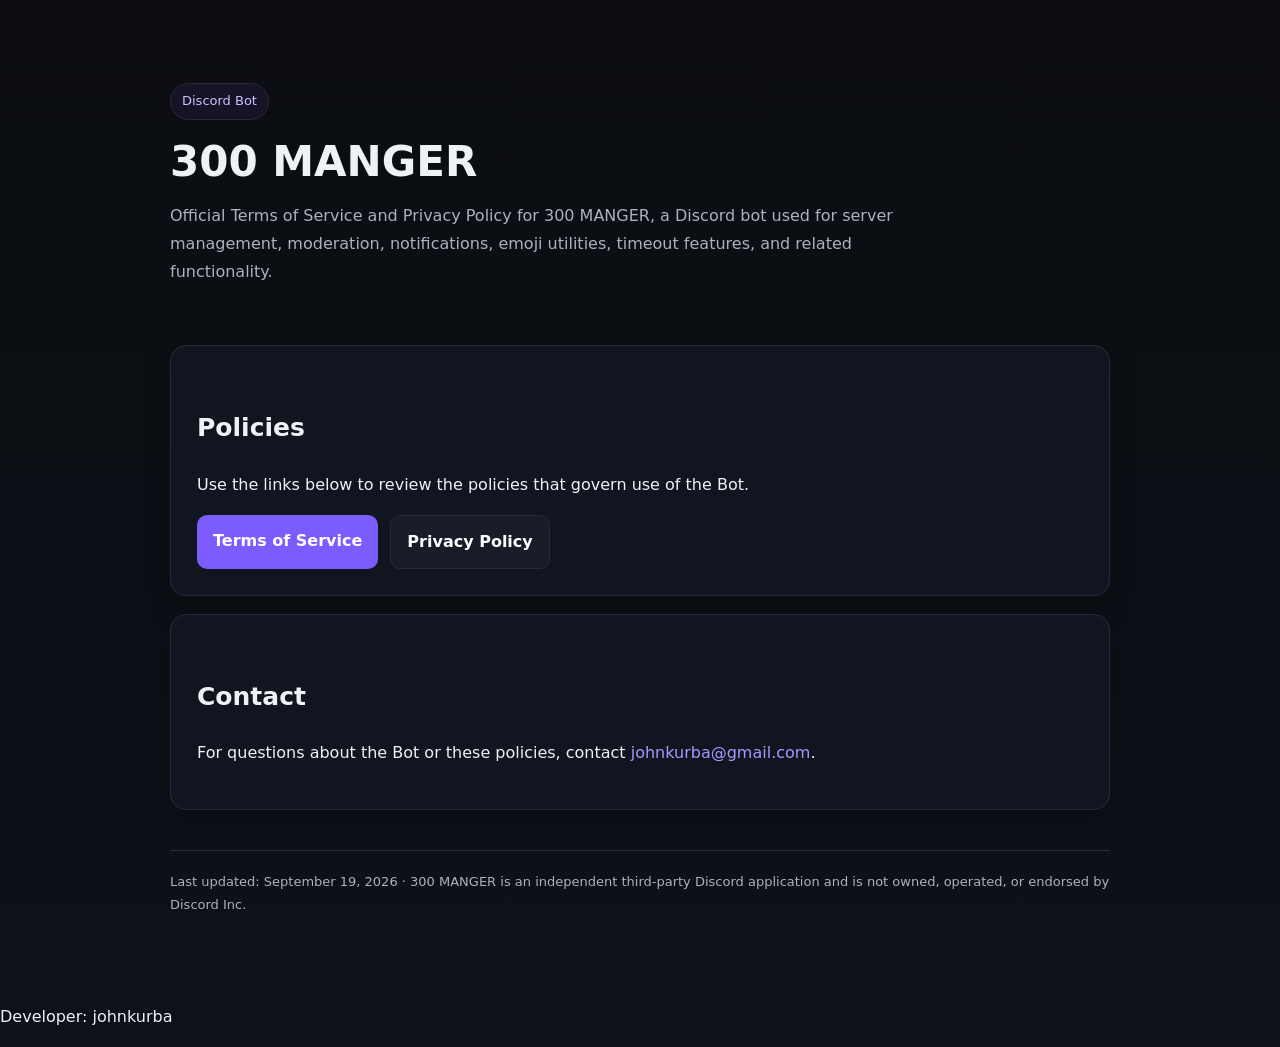
<file: index.html>
<!doctype html>
<html lang="en">
<head><meta charset="utf-8"><meta name="viewport" content="width=device-width,initial-scale=1"><title>300 MANGER — Policies</title><link rel="stylesheet" href="style.css"></head>
<body><div class="wrap">
  <section class="hero">
    <span class="badge">Discord Bot</span>
    <h1>300 MANGER</h1>
    <p>Official Terms of Service and Privacy Policy for 300 MANGER, a Discord bot used for server management, moderation, notifications, emoji utilities, timeout features, and related functionality.</p>
  </section>
  <div class="card">
    <h2>Policies</h2>
    <p>Use the links below to review the policies that govern use of the Bot.</p>
    <div class="cta"><a class="btn" href="terms.html">Terms of Service</a><a class="btn secondary" href="privacy.html">Privacy Policy</a></div>
  </div>
  <div class="card">
    <h2>Contact</h2>
    <p>For questions about the Bot or these policies, contact <a href="mailto:johnkurba@gmail.com">johnkurba@gmail.com</a>.</p>
  </div>
  <div class="footer">Last updated: September 19, 2026 · 300 MANGER is an independent third-party Discord application and is not owned, operated, or endorsed by Discord Inc.</div>
</div><p>Developer: johnkurba</p></body></html>
</file>
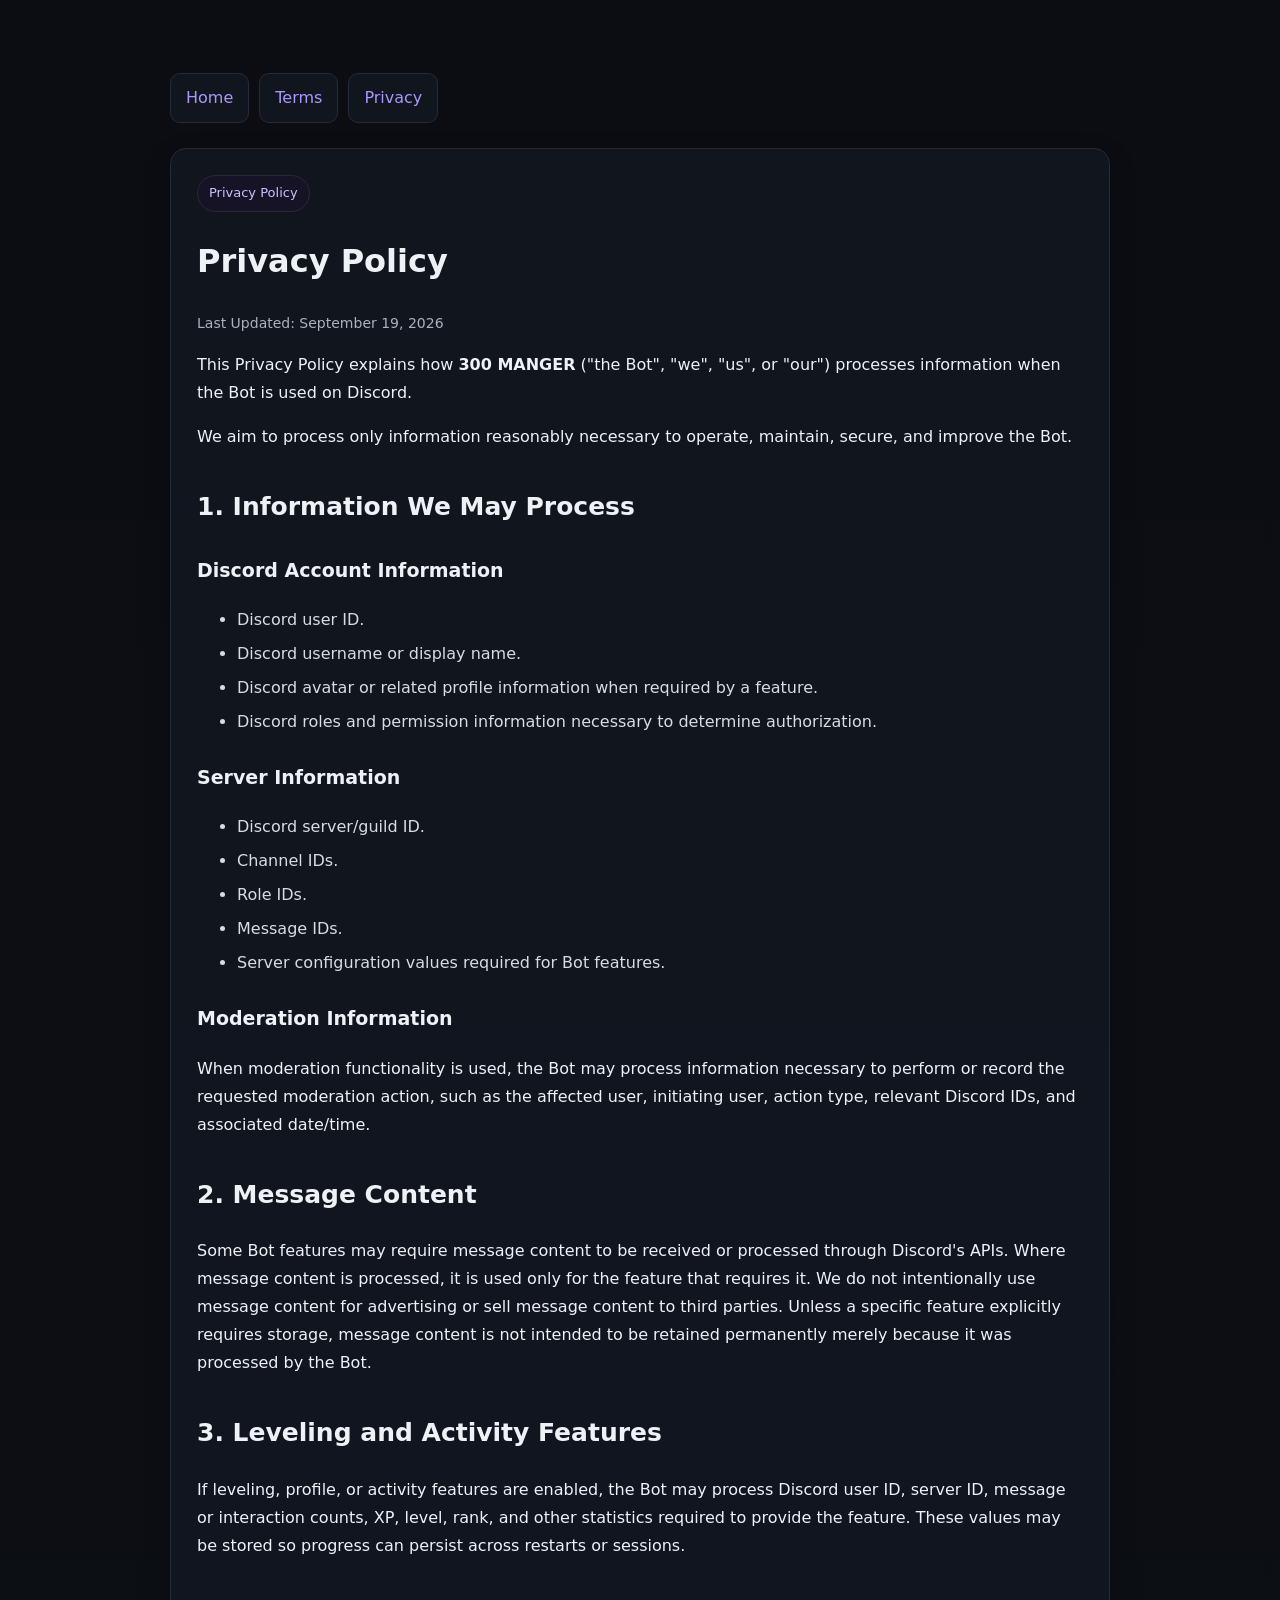
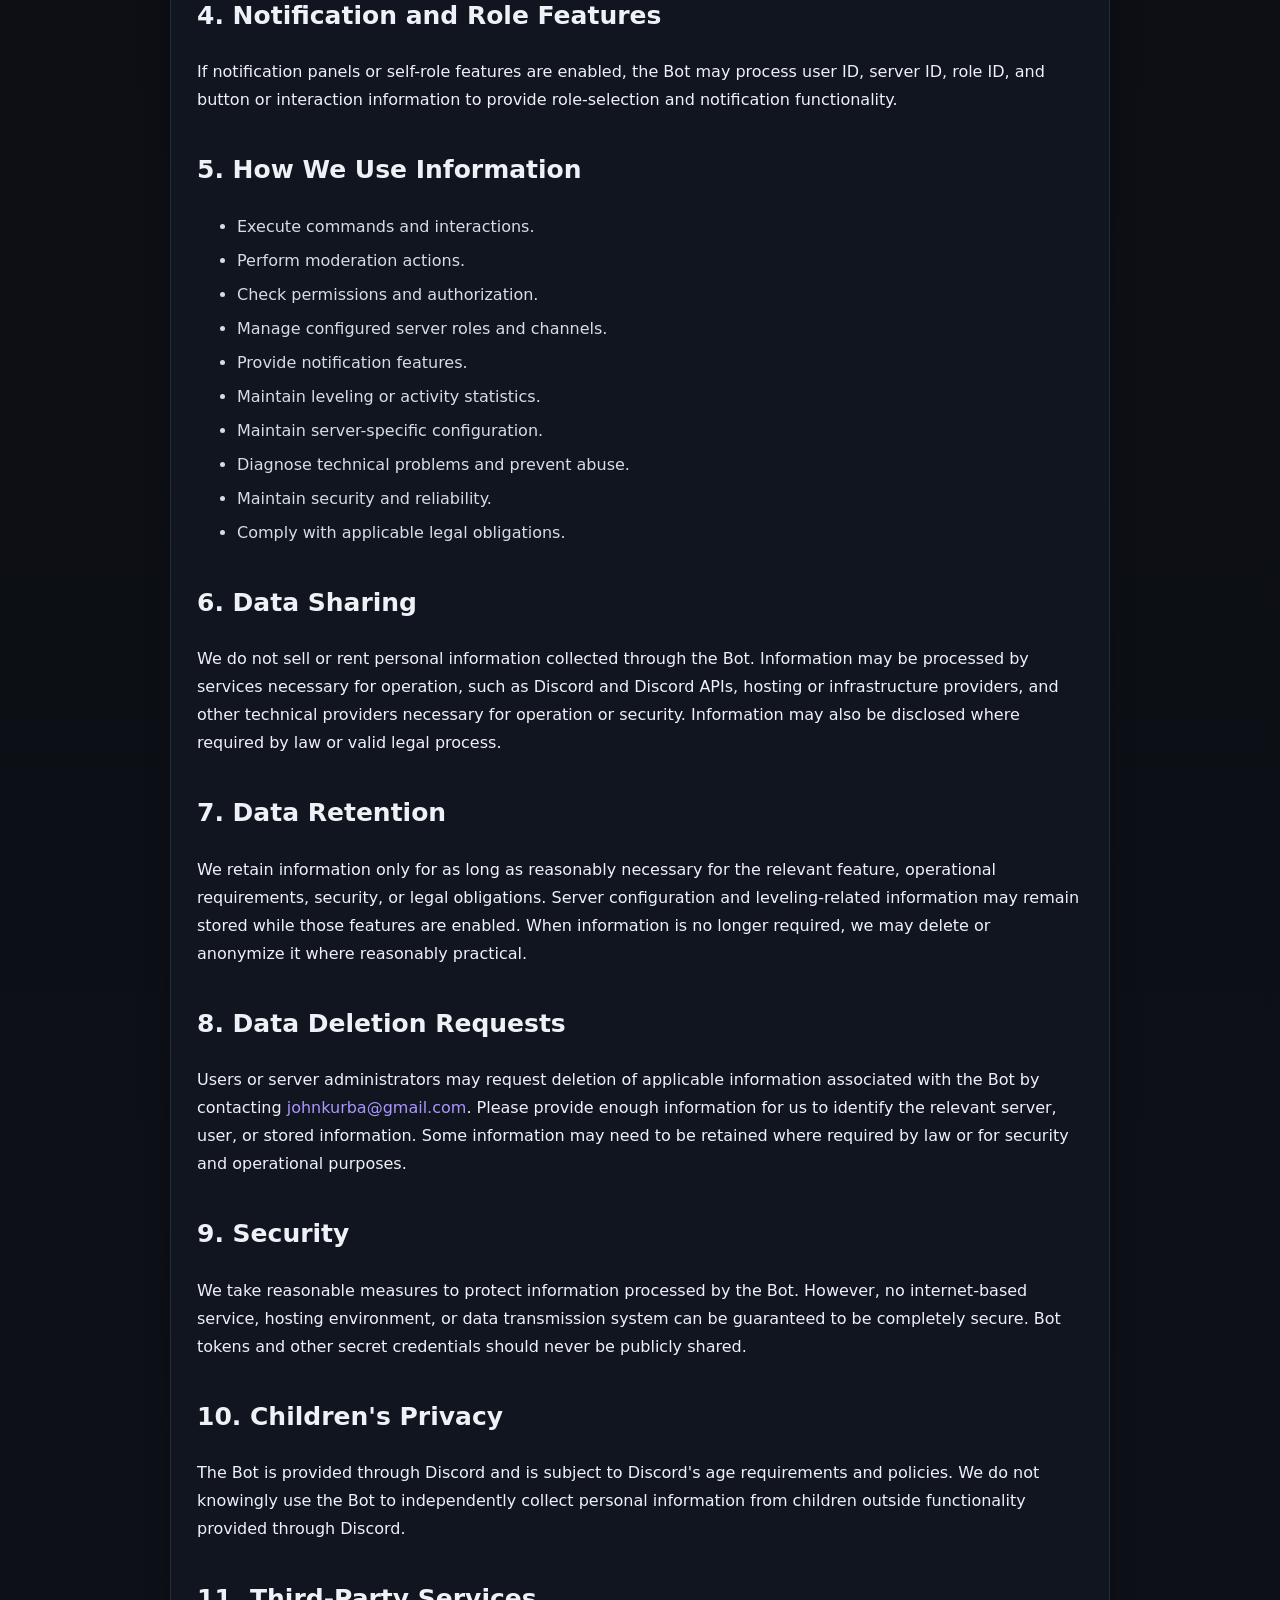
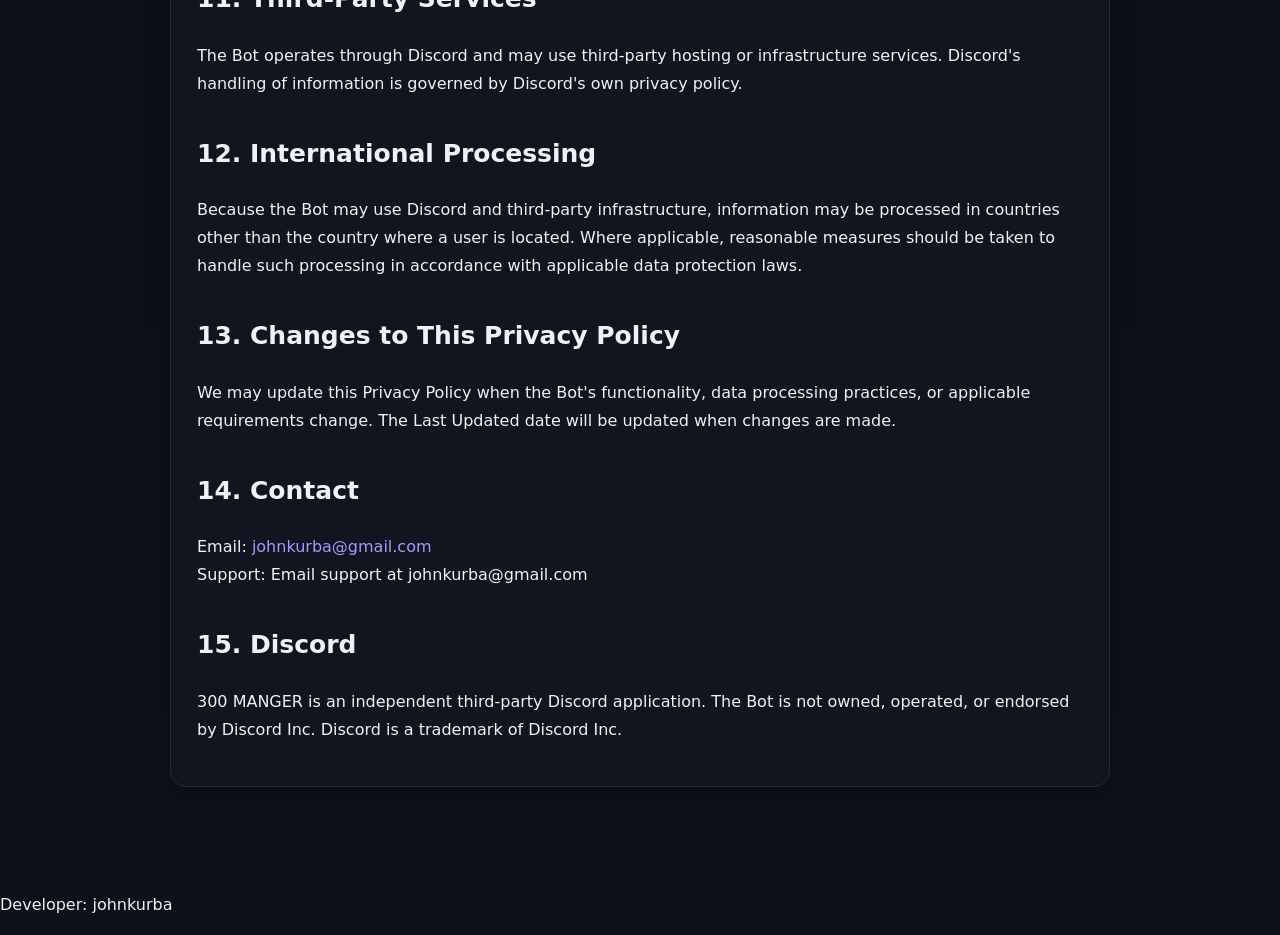
<file: privacy.html>
<!doctype html>
<html lang="en"><head><meta charset="utf-8"><meta name="viewport" content="width=device-width,initial-scale=1"><title>Privacy Policy — 300 MANGER</title><link rel="stylesheet" href="style.css"></head>
<body><div class="wrap"><div class="nav"><a href="index.html">Home</a><a href="terms.html">Terms</a><a href="privacy.html">Privacy</a></div>
<div class="card"><span class="badge">Privacy Policy</span><h1>Privacy Policy</h1><p class="meta">Last Updated: September 19, 2026</p>
<p>This Privacy Policy explains how <strong>300 MANGER</strong> ("the Bot", "we", "us", or "our") processes information when the Bot is used on Discord.</p>
<p>We aim to process only information reasonably necessary to operate, maintain, secure, and improve the Bot.</p>
<h2>1. Information We May Process</h2><h3>Discord Account Information</h3><ul><li>Discord user ID.</li><li>Discord username or display name.</li><li>Discord avatar or related profile information when required by a feature.</li><li>Discord roles and permission information necessary to determine authorization.</li></ul>
<h3>Server Information</h3><ul><li>Discord server/guild ID.</li><li>Channel IDs.</li><li>Role IDs.</li><li>Message IDs.</li><li>Server configuration values required for Bot features.</li></ul>
<h3>Moderation Information</h3><p>When moderation functionality is used, the Bot may process information necessary to perform or record the requested moderation action, such as the affected user, initiating user, action type, relevant Discord IDs, and associated date/time.</p>
<h2>2. Message Content</h2><p>Some Bot features may require message content to be received or processed through Discord's APIs. Where message content is processed, it is used only for the feature that requires it. We do not intentionally use message content for advertising or sell message content to third parties. Unless a specific feature explicitly requires storage, message content is not intended to be retained permanently merely because it was processed by the Bot.</p>
<h2>3. Leveling and Activity Features</h2><p>If leveling, profile, or activity features are enabled, the Bot may process Discord user ID, server ID, message or interaction counts, XP, level, rank, and other statistics required to provide the feature. These values may be stored so progress can persist across restarts or sessions.</p>
<h2>4. Notification and Role Features</h2><p>If notification panels or self-role features are enabled, the Bot may process user ID, server ID, role ID, and button or interaction information to provide role-selection and notification functionality.</p>
<h2>5. How We Use Information</h2><ul><li>Execute commands and interactions.</li><li>Perform moderation actions.</li><li>Check permissions and authorization.</li><li>Manage configured server roles and channels.</li><li>Provide notification features.</li><li>Maintain leveling or activity statistics.</li><li>Maintain server-specific configuration.</li><li>Diagnose technical problems and prevent abuse.</li><li>Maintain security and reliability.</li><li>Comply with applicable legal obligations.</li></ul>
<h2>6. Data Sharing</h2><p>We do not sell or rent personal information collected through the Bot. Information may be processed by services necessary for operation, such as Discord and Discord APIs, hosting or infrastructure providers, and other technical providers necessary for operation or security. Information may also be disclosed where required by law or valid legal process.</p>
<h2>7. Data Retention</h2><p>We retain information only for as long as reasonably necessary for the relevant feature, operational requirements, security, or legal obligations. Server configuration and leveling-related information may remain stored while those features are enabled. When information is no longer required, we may delete or anonymize it where reasonably practical.</p>
<h2>8. Data Deletion Requests</h2><p>Users or server administrators may request deletion of applicable information associated with the Bot by contacting <a href="mailto:johnkurba@gmail.com">johnkurba@gmail.com</a>. Please provide enough information for us to identify the relevant server, user, or stored information. Some information may need to be retained where required by law or for security and operational purposes.</p>
<h2>9. Security</h2><p>We take reasonable measures to protect information processed by the Bot. However, no internet-based service, hosting environment, or data transmission system can be guaranteed to be completely secure. Bot tokens and other secret credentials should never be publicly shared.</p>
<h2>10. Children's Privacy</h2><p>The Bot is provided through Discord and is subject to Discord's age requirements and policies. We do not knowingly use the Bot to independently collect personal information from children outside functionality provided through Discord.</p>
<h2>11. Third-Party Services</h2><p>The Bot operates through Discord and may use third-party hosting or infrastructure services. Discord's handling of information is governed by Discord's own privacy policy.</p>
<h2>12. International Processing</h2><p>Because the Bot may use Discord and third-party infrastructure, information may be processed in countries other than the country where a user is located. Where applicable, reasonable measures should be taken to handle such processing in accordance with applicable data protection laws.</p>
<h2>13. Changes to This Privacy Policy</h2><p>We may update this Privacy Policy when the Bot's functionality, data processing practices, or applicable requirements change. The Last Updated date will be updated when changes are made.</p>
<h2>14. Contact</h2><p>Email: <a href="mailto:johnkurba@gmail.com">johnkurba@gmail.com</a><br>Support: Email support at johnkurba@gmail.com</p>
<h2>15. Discord</h2><p>300 MANGER is an independent third-party Discord application. The Bot is not owned, operated, or endorsed by Discord Inc. Discord is a trademark of Discord Inc.</p>
</div></div><p>Developer: johnkurba</p></body></html>
</file>
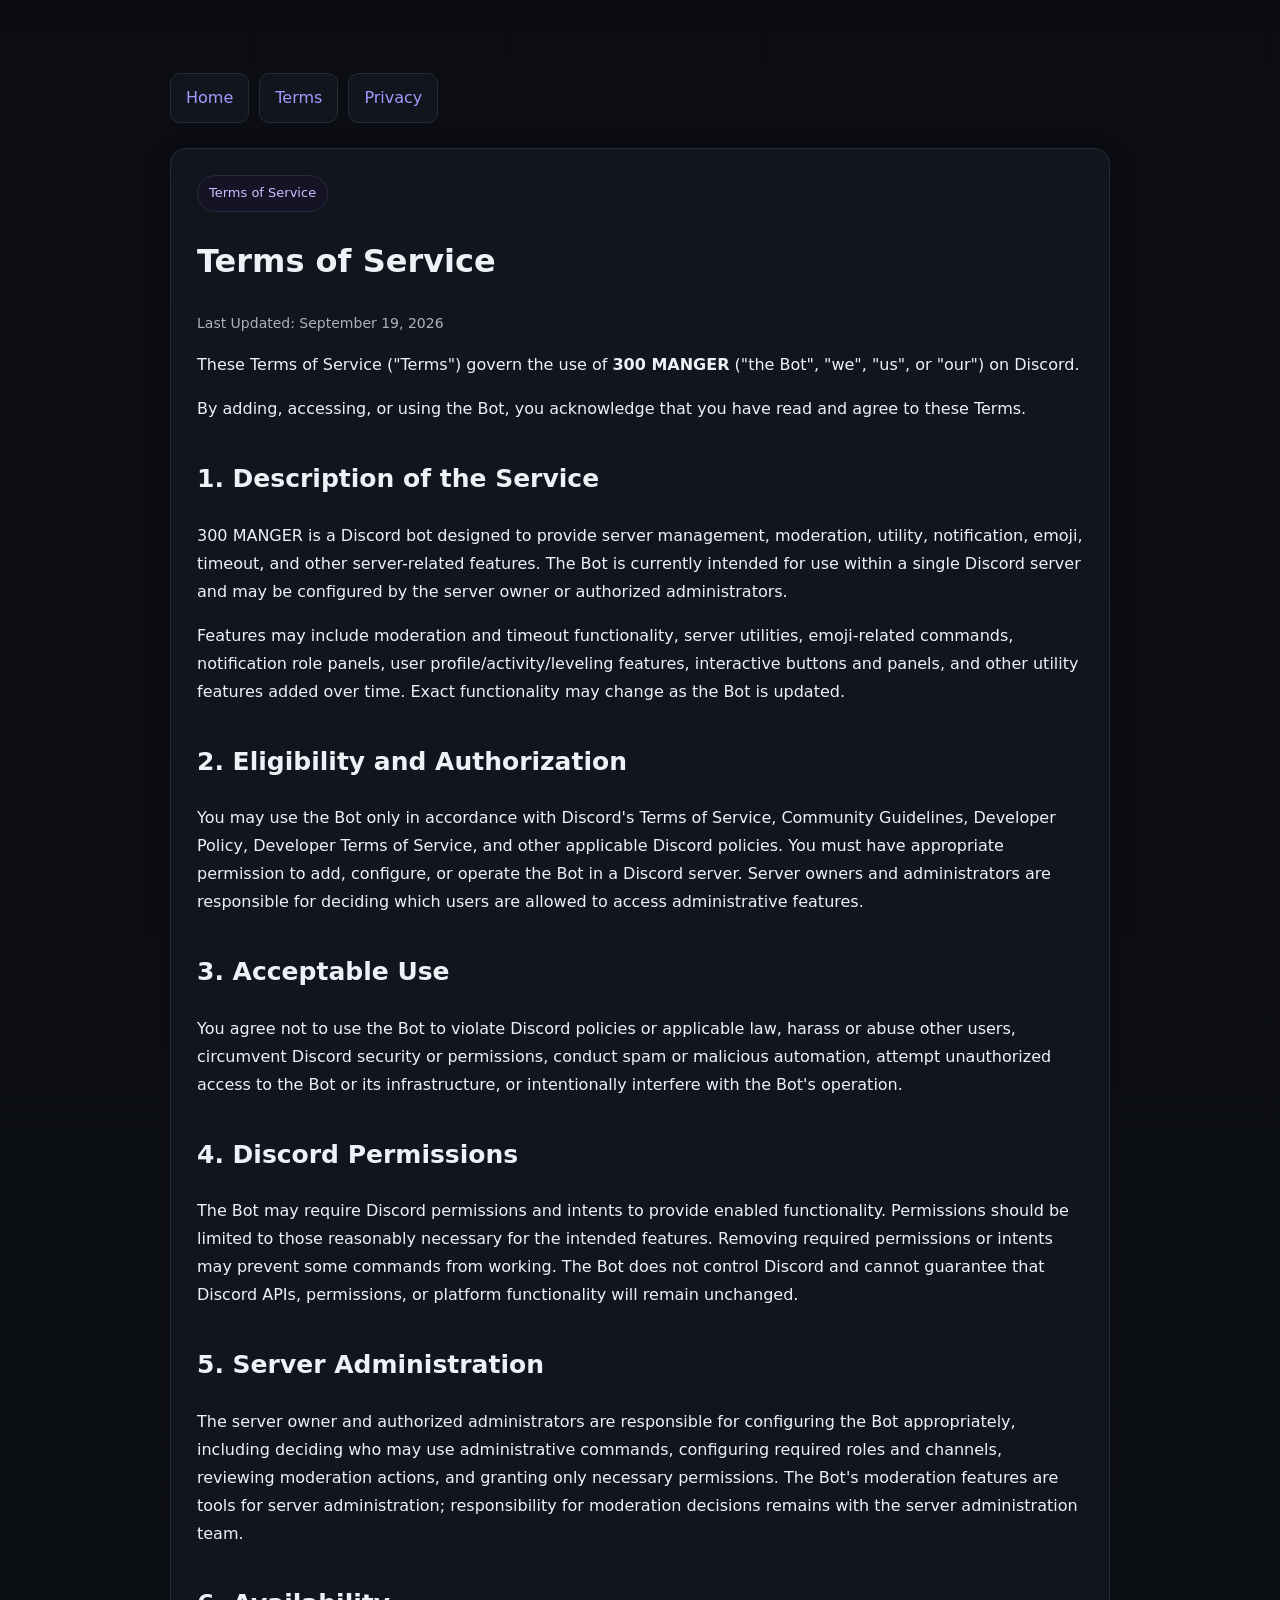
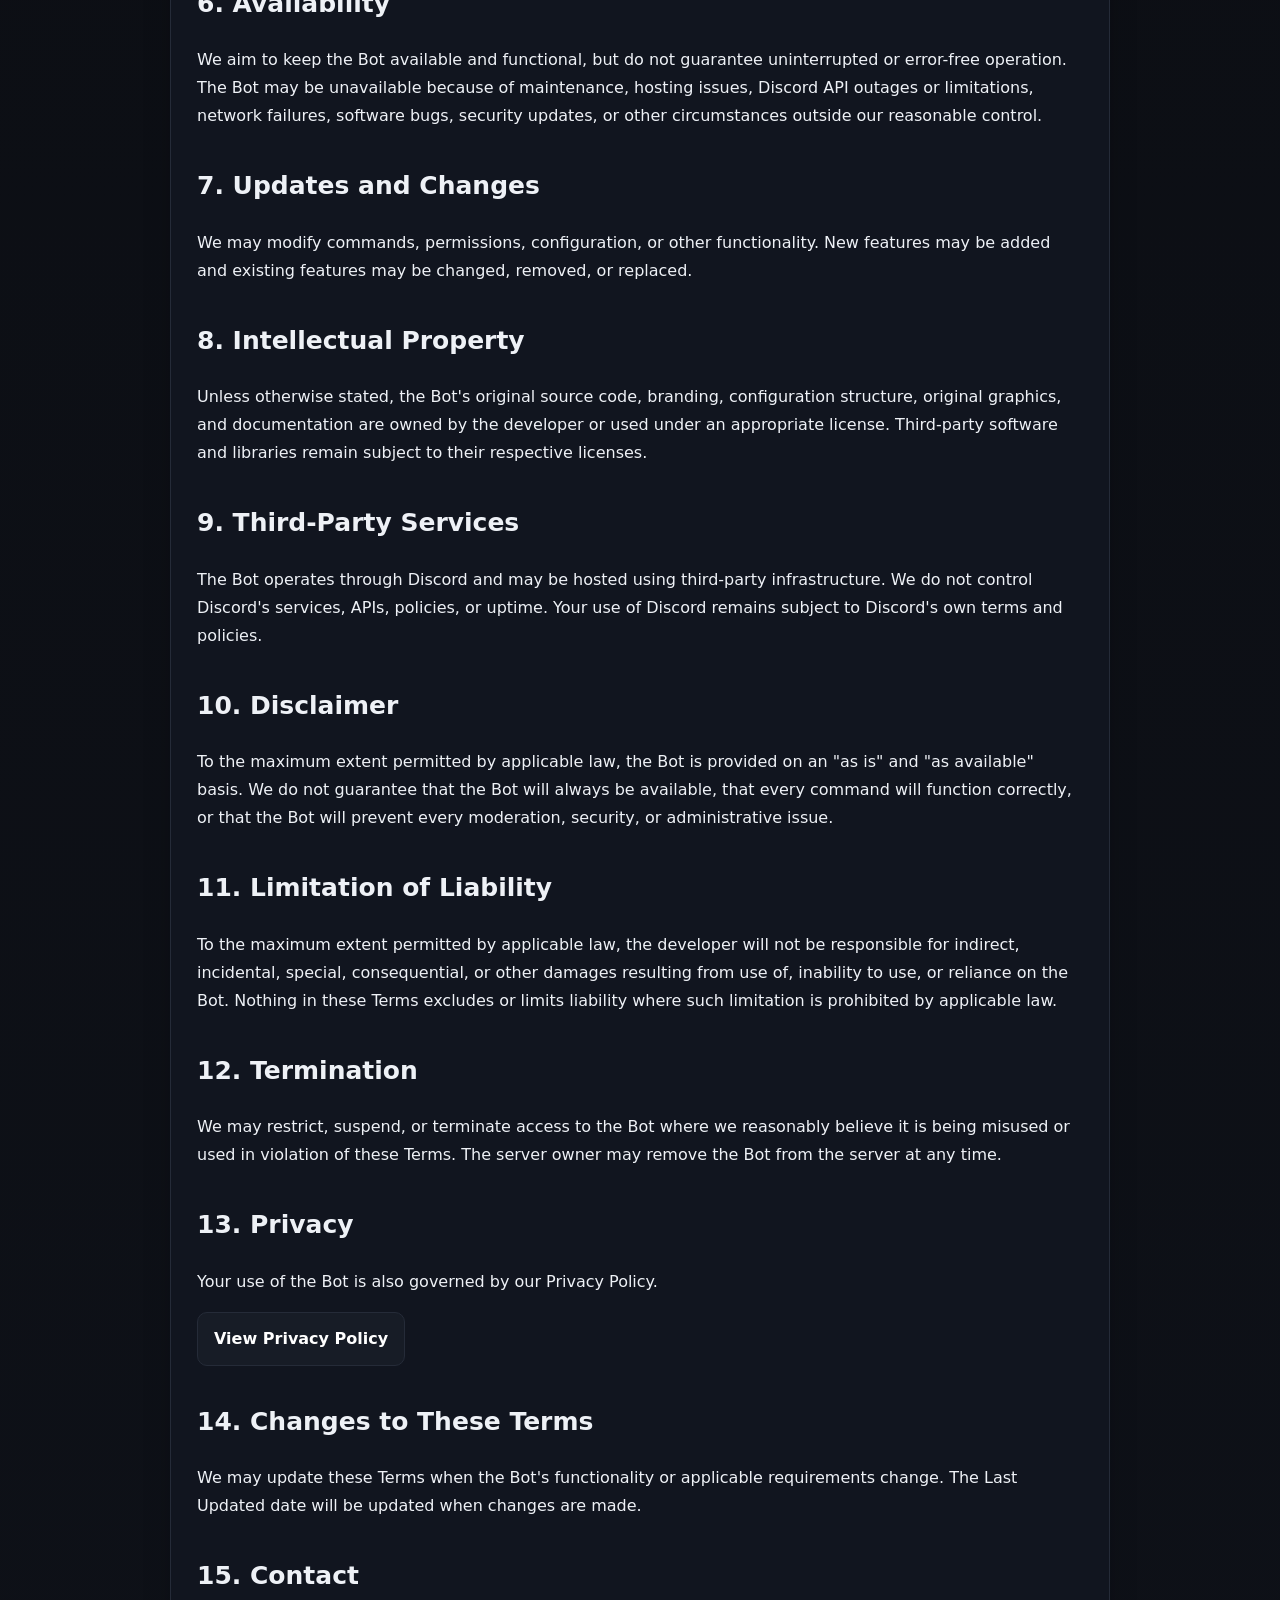
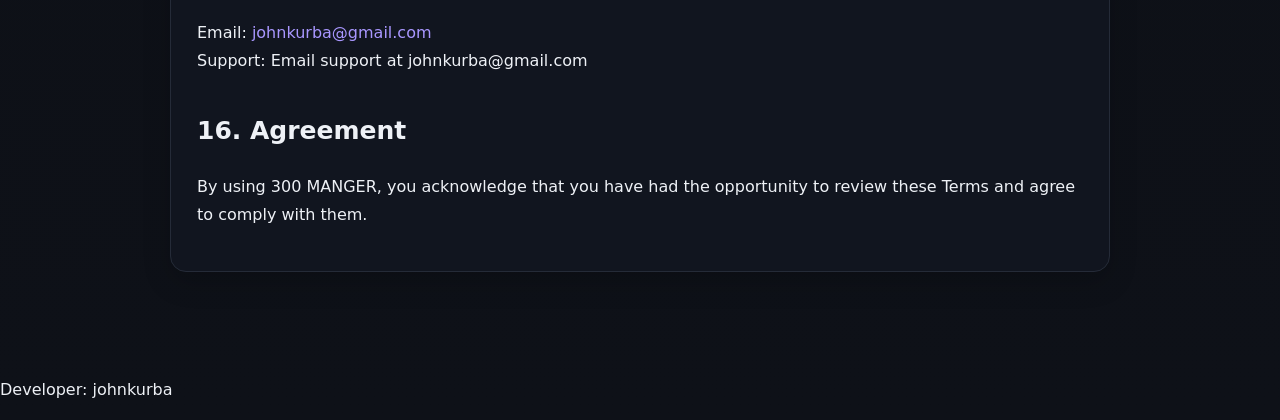
<file: terms.html>
<!doctype html>
<html lang="en"><head><meta charset="utf-8"><meta name="viewport" content="width=device-width,initial-scale=1"><title>Terms of Service — 300 MANGER</title><link rel="stylesheet" href="style.css"></head>
<body><div class="wrap"><div class="nav"><a href="index.html">Home</a><a href="terms.html">Terms</a><a href="privacy.html">Privacy</a></div>
<div class="card"><span class="badge">Terms of Service</span><h1>Terms of Service</h1><p class="meta">Last Updated: September 19, 2026</p>
<p>These Terms of Service ("Terms") govern the use of <strong>300 MANGER</strong> ("the Bot", "we", "us", or "our") on Discord.</p>
<p>By adding, accessing, or using the Bot, you acknowledge that you have read and agree to these Terms.</p>
<h2>1. Description of the Service</h2><p>300 MANGER is a Discord bot designed to provide server management, moderation, utility, notification, emoji, timeout, and other server-related features. The Bot is currently intended for use within a single Discord server and may be configured by the server owner or authorized administrators.</p>
<p>Features may include moderation and timeout functionality, server utilities, emoji-related commands, notification role panels, user profile/activity/leveling features, interactive buttons and panels, and other utility features added over time. Exact functionality may change as the Bot is updated.</p>
<h2>2. Eligibility and Authorization</h2><p>You may use the Bot only in accordance with Discord's Terms of Service, Community Guidelines, Developer Policy, Developer Terms of Service, and other applicable Discord policies. You must have appropriate permission to add, configure, or operate the Bot in a Discord server. Server owners and administrators are responsible for deciding which users are allowed to access administrative features.</p>
<h2>3. Acceptable Use</h2><p>You agree not to use the Bot to violate Discord policies or applicable law, harass or abuse other users, circumvent Discord security or permissions, conduct spam or malicious automation, attempt unauthorized access to the Bot or its infrastructure, or intentionally interfere with the Bot's operation.</p>
<h2>4. Discord Permissions</h2><p>The Bot may require Discord permissions and intents to provide enabled functionality. Permissions should be limited to those reasonably necessary for the intended features. Removing required permissions or intents may prevent some commands from working. The Bot does not control Discord and cannot guarantee that Discord APIs, permissions, or platform functionality will remain unchanged.</p>
<h2>5. Server Administration</h2><p>The server owner and authorized administrators are responsible for configuring the Bot appropriately, including deciding who may use administrative commands, configuring required roles and channels, reviewing moderation actions, and granting only necessary permissions. The Bot's moderation features are tools for server administration; responsibility for moderation decisions remains with the server administration team.</p>
<h2>6. Availability</h2><p>We aim to keep the Bot available and functional, but do not guarantee uninterrupted or error-free operation. The Bot may be unavailable because of maintenance, hosting issues, Discord API outages or limitations, network failures, software bugs, security updates, or other circumstances outside our reasonable control.</p>
<h2>7. Updates and Changes</h2><p>We may modify commands, permissions, configuration, or other functionality. New features may be added and existing features may be changed, removed, or replaced.</p>
<h2>8. Intellectual Property</h2><p>Unless otherwise stated, the Bot's original source code, branding, configuration structure, original graphics, and documentation are owned by the developer or used under an appropriate license. Third-party software and libraries remain subject to their respective licenses.</p>
<h2>9. Third-Party Services</h2><p>The Bot operates through Discord and may be hosted using third-party infrastructure. We do not control Discord's services, APIs, policies, or uptime. Your use of Discord remains subject to Discord's own terms and policies.</p>
<h2>10. Disclaimer</h2><p>To the maximum extent permitted by applicable law, the Bot is provided on an "as is" and "as available" basis. We do not guarantee that the Bot will always be available, that every command will function correctly, or that the Bot will prevent every moderation, security, or administrative issue.</p>
<h2>11. Limitation of Liability</h2><p>To the maximum extent permitted by applicable law, the developer will not be responsible for indirect, incidental, special, consequential, or other damages resulting from use of, inability to use, or reliance on the Bot. Nothing in these Terms excludes or limits liability where such limitation is prohibited by applicable law.</p>
<h2>12. Termination</h2><p>We may restrict, suspend, or terminate access to the Bot where we reasonably believe it is being misused or used in violation of these Terms. The server owner may remove the Bot from the server at any time.</p>
<h2>13. Privacy</h2><p>Your use of the Bot is also governed by our Privacy Policy.</p><p><a class="btn secondary" href="privacy.html">View Privacy Policy</a></p>
<h2>14. Changes to These Terms</h2><p>We may update these Terms when the Bot's functionality or applicable requirements change. The Last Updated date will be updated when changes are made.</p>
<h2>15. Contact</h2><p>Email: <a href="mailto:johnkurba@gmail.com">johnkurba@gmail.com</a><br>Support: Email support at johnkurba@gmail.com</p>
<h2>16. Agreement</h2><p>By using 300 MANGER, you acknowledge that you have had the opportunity to review these Terms and agree to comply with them.</p>
</div></div><p>Developer: johnkurba</p></body></html>
</file>
<file: style.css>
:root{--bg:#0b0d12;--card:#121620;--text:#eef1f6;--muted:#aab2c0;--accent:#7c5cff;--border:#252b38}*{box-sizing:border-box}body{margin:0;font-family:Inter,system-ui,-apple-system,BlinkMacSystemFont,"Segoe UI",Arial,sans-serif;background:linear-gradient(180deg,#0b0d12,#0e1118);color:var(--text);line-height:1.75}a{color:#a997ff;text-decoration:none}a:hover{text-decoration:underline}.wrap{max-width:980px;margin:0 auto;padding:48px 20px 70px}.hero{padding:35px 0 25px}.badge{display:inline-block;padding:6px 11px;border:1px solid var(--border);border-radius:999px;color:#c9c1ff;background:#171326;font-size:13px}.hero h1{font-size:42px;line-height:1.15;margin:18px 0 10px}.hero p{color:var(--muted);max-width:760px}.nav{display:flex;gap:10px;flex-wrap:wrap;margin:25px 0}.nav a{padding:10px 15px;border:1px solid var(--border);border-radius:10px;background:#11151d}.card{background:rgba(18,22,32,.92);border:1px solid var(--border);border-radius:16px;padding:26px;margin:18px 0;box-shadow:0 10px 28px rgba(0,0,0,.18)}h2{margin-top:34px;font-size:25px}h3{margin-top:25px;font-size:19px}li{margin:6px 0;color:#d7dce5}.meta{color:var(--muted);font-size:14px}.footer{margin-top:40px;color:var(--muted);font-size:13px;border-top:1px solid var(--border);padding-top:20px}.cta{display:flex;gap:12px;flex-wrap:wrap}.btn{display:inline-block;background:var(--accent);color:#fff;padding:12px 16px;border-radius:10px;font-weight:600}.btn.secondary{background:#171c26;border:1px solid var(--border)}code{background:#171c26;border:1px solid var(--border);padding:2px 6px;border-radius:6px;color:#ddd7ff}@media(max-width:650px){.hero h1{font-size:34px}.wrap{padding-top:30px}}
</file>
